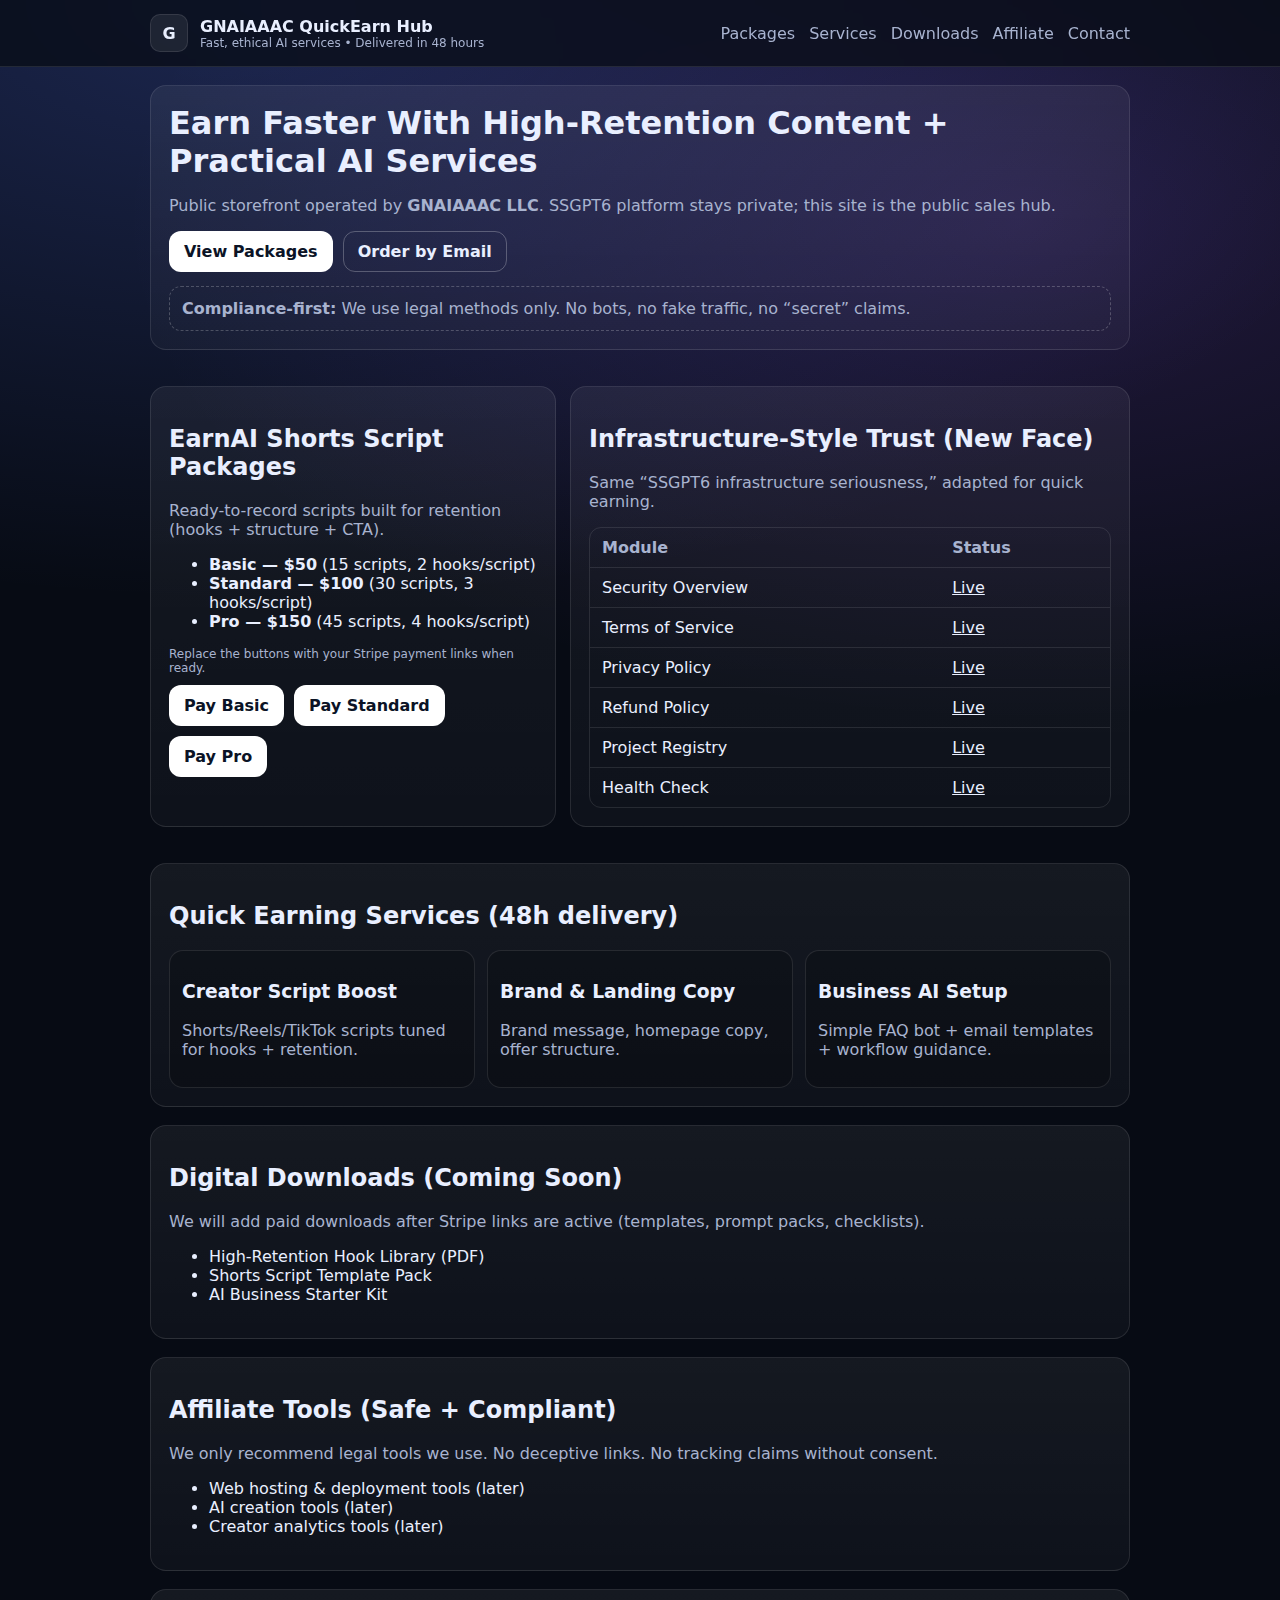
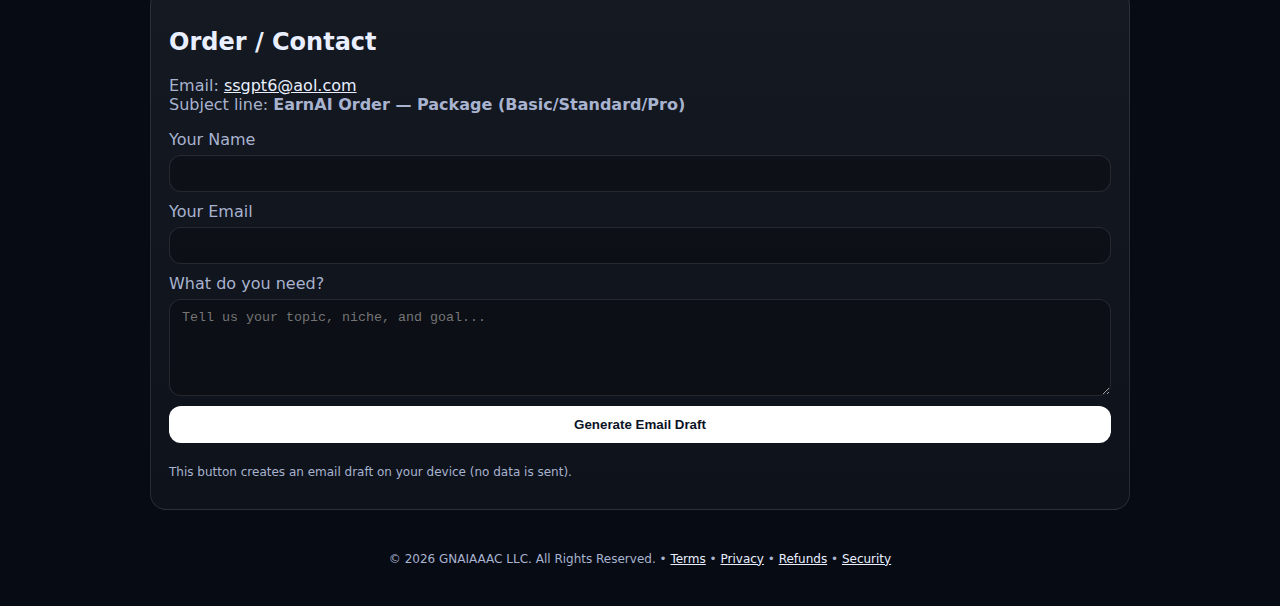
<file: index.html>
<!doctype html>
<html lang="en">
<head>
  <meta charset="utf-8" />
  <meta name="viewport" content="width=device-width,initial-scale=1" />
  <title>GNAIAAAC QuickEarn Hub</title>
  <meta name="description" content="Fast, ethical AI services and digital products. Delivered in 48 hours. Operated by GNAIAAAC LLC." />
  <link rel="stylesheet" href="/assets/styles.css" />
</head>
<body>
  <header class="header">
    <div class="container">
      <div class="brand">
        <div class="logo">G</div>
        <div>
          <div class="brandName">GNAIAAAC QuickEarn Hub</div>
          <div class="brandTag">Fast, ethical AI services • Delivered in 48 hours</div>
        </div>
      </div>

      <nav class="nav">
        <a href="#packages">Packages</a>
        <a href="#services">Services</a>
        <a href="#downloads">Downloads</a>
        <a href="#affiliate">Affiliate</a>
        <a href="#contact">Contact</a>
      </nav>
    </div>
  </header>

  <main class="container">
    <section class="hero card">
      <h1>Earn Faster With High-Retention Content + Practical AI Services</h1>
      <p class="muted">
        Public storefront operated by <strong>GNAIAAAC LLC</strong>.  
        SSGPT6 platform stays private; this site is the public sales hub.
      </p>

      <div class="ctaRow">
        <a class="btn" href="#packages">View Packages</a>
        <a class="btn btnGhost" href="#contact">Order by Email</a>
      </div>

      <div class="notice">
        <strong>Compliance-first:</strong> We use legal methods only. No bots, no fake traffic, no “secret” claims.
      </div>
    </section>

    <section id="packages" class="grid">
      <div class="card">
        <h2>EarnAI Shorts Script Packages</h2>
        <p class="muted">Ready-to-record scripts built for retention (hooks + structure + CTA).</p>
        <ul>
          <li><strong>Basic — $50</strong> (15 scripts, 2 hooks/script)</li>
          <li><strong>Standard — $100</strong> (30 scripts, 3 hooks/script)</li>
          <li><strong>Pro — $150</strong> (45 scripts, 4 hooks/script)</li>
        </ul>

        <div class="tiny muted">
          Replace the buttons with your Stripe payment links when ready.
        </div>

        <div class="ctaRow">
          <a class="btn" href="REPLACE_WITH_STRIPE_BASIC" target="_blank" rel="noopener">Pay Basic</a>
          <a class="btn" href="REPLACE_WITH_STRIPE_STANDARD" target="_blank" rel="noopener">Pay Standard</a>
          <a class="btn" href="REPLACE_WITH_STRIPE_PRO" target="_blank" rel="noopener">Pay Pro</a>
        </div>
      </div>

      <div class="card">
        <h2>Infrastructure-Style Trust (New Face)</h2>
        <p class="muted">Same “SSGPT6 infrastructure seriousness,” adapted for quick earning.</p>
        <div class="tableWrap">
          <table>
            <thead><tr><th>Module</th><th>Status</th></tr></thead>
            <tbody>
              <tr><td>Security Overview</td><td><a href="/security.html">Live</a></td></tr>
              <tr><td>Terms of Service</td><td><a href="/terms.html">Live</a></td></tr>
              <tr><td>Privacy Policy</td><td><a href="/privacy.html">Live</a></td></tr>
              <tr><td>Refund Policy</td><td><a href="/refunds.html">Live</a></td></tr>
              <tr><td>Project Registry</td><td><a href="/projects.json">Live</a></td></tr>
              <tr><td>Health Check</td><td><a href="/health.json">Live</a></td></tr>
            </tbody>
          </table>
        </div>
      </div>
    </section>

    <section id="services" class="card">
      <h2>Quick Earning Services (48h delivery)</h2>
      <div class="grid3">
        <div class="miniCard">
          <h3>Creator Script Boost</h3>
          <p class="muted">Shorts/Reels/TikTok scripts tuned for hooks + retention.</p>
        </div>
        <div class="miniCard">
          <h3>Brand & Landing Copy</h3>
          <p class="muted">Brand message, homepage copy, offer structure.</p>
        </div>
        <div class="miniCard">
          <h3>Business AI Setup</h3>
          <p class="muted">Simple FAQ bot + email templates + workflow guidance.</p>
        </div>
      </div>
    </section>

    <section id="downloads" class="card">
      <h2>Digital Downloads (Coming Soon)</h2>
      <p class="muted">
        We will add paid downloads after Stripe links are active (templates, prompt packs, checklists).
      </p>
      <ul>
        <li>High-Retention Hook Library (PDF)</li>
        <li>Shorts Script Template Pack</li>
        <li>AI Business Starter Kit</li>
      </ul>
    </section>

    <section id="affiliate" class="card">
      <h2>Affiliate Tools (Safe + Compliant)</h2>
      <p class="muted">
        We only recommend legal tools we use. No deceptive links. No tracking claims without consent.
      </p>
      <ul>
        <li>Web hosting & deployment tools (later)</li>
        <li>AI creation tools (later)</li>
        <li>Creator analytics tools (later)</li>
      </ul>
    </section>

    <section id="contact" class="card">
      <h2>Order / Contact</h2>
      <p class="muted">
        Email: <a href="mailto:ssgpt6@aol.com">ssgpt6@aol.com</a>  
        <br/>Subject line: <strong>EarnAI Order — Package (Basic/Standard/Pro)</strong>
      </p>

      <form id="orderForm" class="form">
        <label>
          Your Name
          <input name="name" required />
        </label>
        <label>
          Your Email
          <input name="email" type="email" required />
        </label>
        <label>
          What do you need?
          <textarea name="details" rows="5" placeholder="Tell us your topic, niche, and goal..."></textarea>
        </label>

        <button class="btn" type="submit">Generate Email Draft</button>
        <p class="tiny muted">This button creates an email draft on your device (no data is sent).</p>
      </form>
    </section>

    <footer class="footer">
      <div class="muted tiny">
        © 2026 GNAIAAAC LLC. All Rights Reserved.
        • <a href="/terms.html">Terms</a>
        • <a href="/privacy.html">Privacy</a>
        • <a href="/refunds.html">Refunds</a>
        • <a href="/security.html">Security</a>
      </div>
    </footer>
  </main>

  <script src="/assets/app.js"></script>
</body>
</html>
</file>
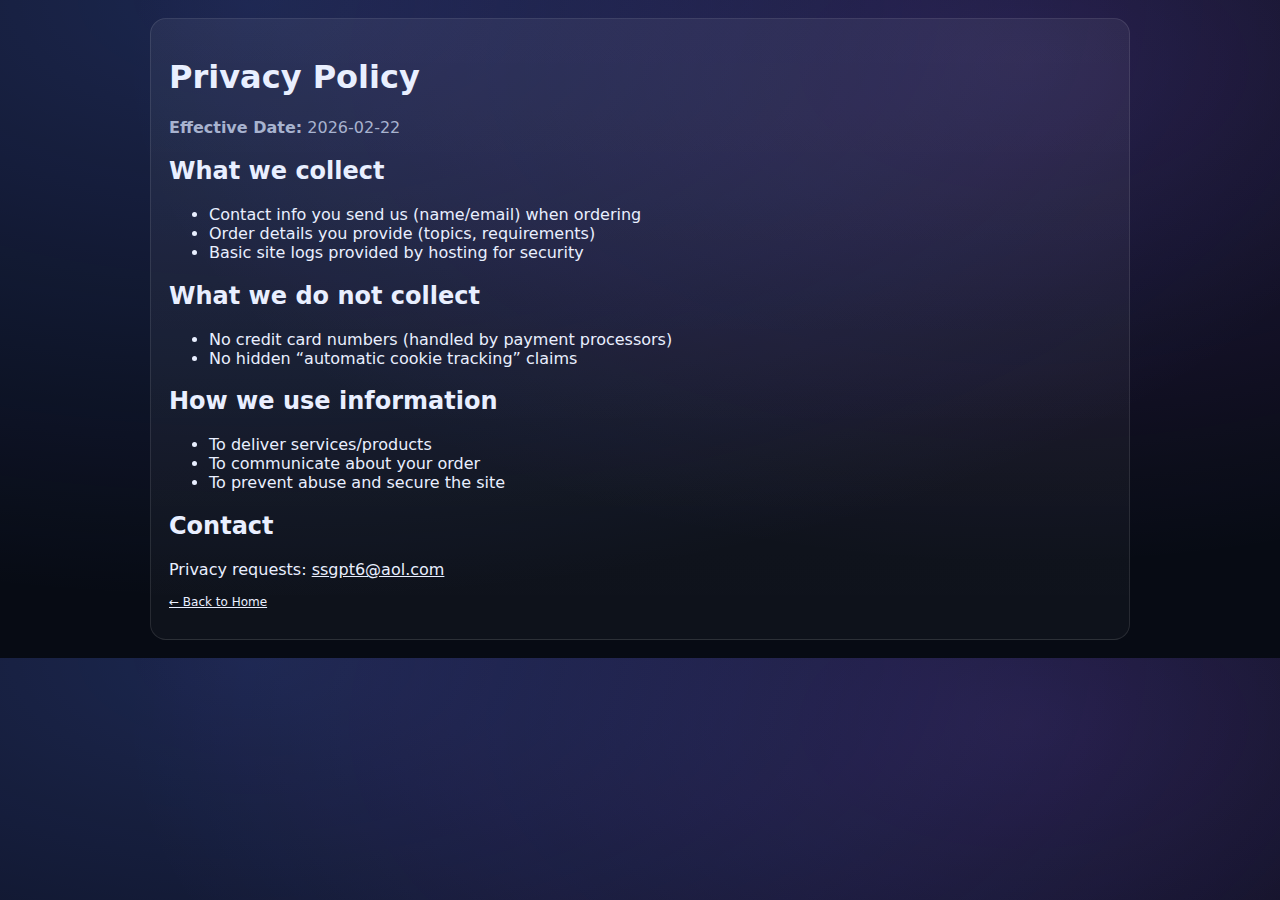
<file: privacy.html>
<!doctype html>
<html lang="en">
<head>
  <meta charset="utf-8" />
  <meta name="viewport" content="width=device-width,initial-scale=1" />
  <title>Privacy Policy | GNAIAAAC QuickEarn Hub</title>
  <link rel="stylesheet" href="/assets/styles.css" />
</head>
<body class="container">
  <div class="card">
    <h1>Privacy Policy</h1>
    <p class="muted"><strong>Effective Date:</strong> 2026-02-22</p>

    <h2>What we collect</h2>
    <ul>
      <li>Contact info you send us (name/email) when ordering</li>
      <li>Order details you provide (topics, requirements)</li>
      <li>Basic site logs provided by hosting for security</li>
    </ul>

    <h2>What we do not collect</h2>
    <ul>
      <li>No credit card numbers (handled by payment processors)</li>
      <li>No hidden “automatic cookie tracking” claims</li>
    </ul>

    <h2>How we use information</h2>
    <ul>
      <li>To deliver services/products</li>
      <li>To communicate about your order</li>
      <li>To prevent abuse and secure the site</li>
    </ul>

    <h2>Contact</h2>
    <p>Privacy requests: <a href="mailto:ssgpt6@aol.com">ssgpt6@aol.com</a></p>

    <p class="tiny muted"><a href="/">← Back to Home</a></p>
  </div>
</body>
</html>
</file>
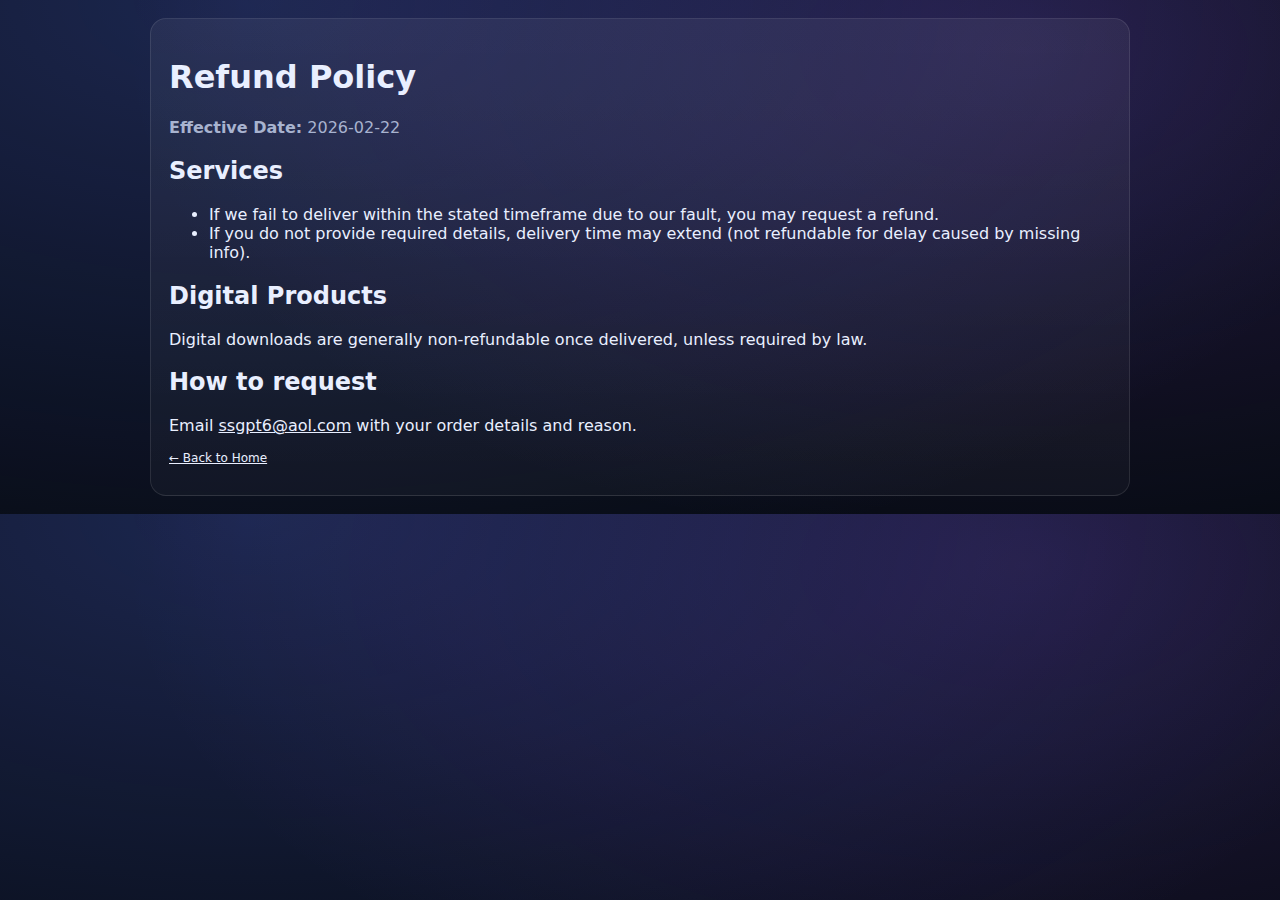
<file: refunds.html>
<!doctype html>
<html lang="en">
<head>
  <meta charset="utf-8" />
  <meta name="viewport" content="width=device-width,initial-scale=1" />
  <title>Refund Policy | GNAIAAAC QuickEarn Hub</title>
  <link rel="stylesheet" href="/assets/styles.css" />
</head>
<body class="container">
  <div class="card">
    <h1>Refund Policy</h1>
    <p class="muted"><strong>Effective Date:</strong> 2026-02-22</p>

    <h2>Services</h2>
    <ul>
      <li>If we fail to deliver within the stated timeframe due to our fault, you may request a refund.</li>
      <li>If you do not provide required details, delivery time may extend (not refundable for delay caused by missing info).</li>
    </ul>

    <h2>Digital Products</h2>
    <p>Digital downloads are generally non-refundable once delivered, unless required by law.</p>

    <h2>How to request</h2>
    <p>Email <a href="mailto:ssgpt6@aol.com">ssgpt6@aol.com</a> with your order details and reason.</p>

    <p class="tiny muted"><a href="/">← Back to Home</a></p>
  </div>
</body>
</html>
</file>
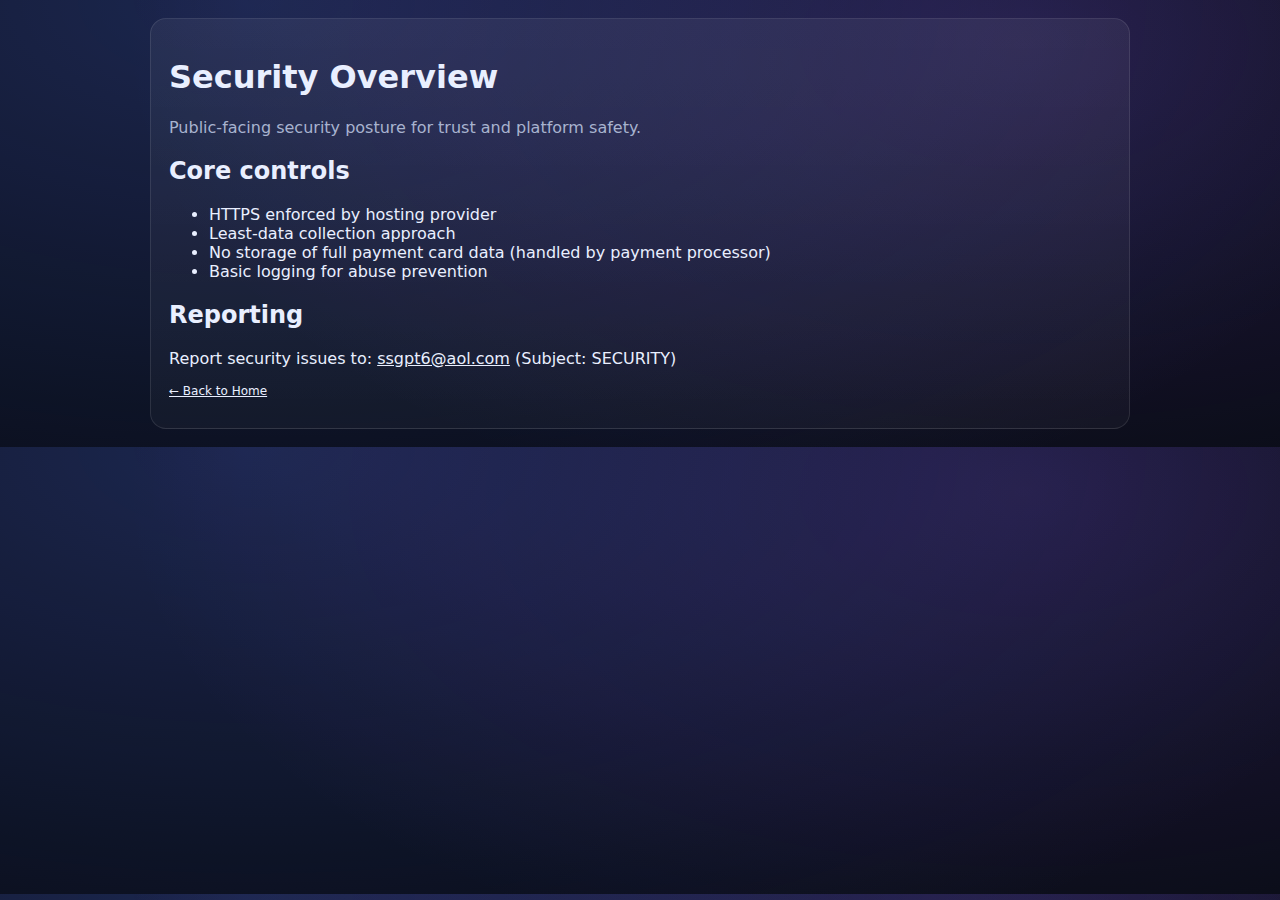
<file: security.html>
<!doctype html>
<html lang="en">
<head>
  <meta charset="utf-8" />
  <meta name="viewport" content="width=device-width,initial-scale=1" />
  <title>Security Overview | GNAIAAAC QuickEarn Hub</title>
  <link rel="stylesheet" href="/assets/styles.css" />
</head>
<body class="container">
  <div class="card">
    <h1>Security Overview</h1>
    <p class="muted">Public-facing security posture for trust and platform safety.</p>

    <h2>Core controls</h2>
    <ul>
      <li>HTTPS enforced by hosting provider</li>
      <li>Least-data collection approach</li>
      <li>No storage of full payment card data (handled by payment processor)</li>
      <li>Basic logging for abuse prevention</li>
    </ul>

    <h2>Reporting</h2>
    <p>Report security issues to: <a href="mailto:ssgpt6@aol.com">ssgpt6@aol.com</a> (Subject: SECURITY)</p>

    <p class="tiny muted"><a href="/">← Back to Home</a></p>
  </div>
</body>
</html>
</file>
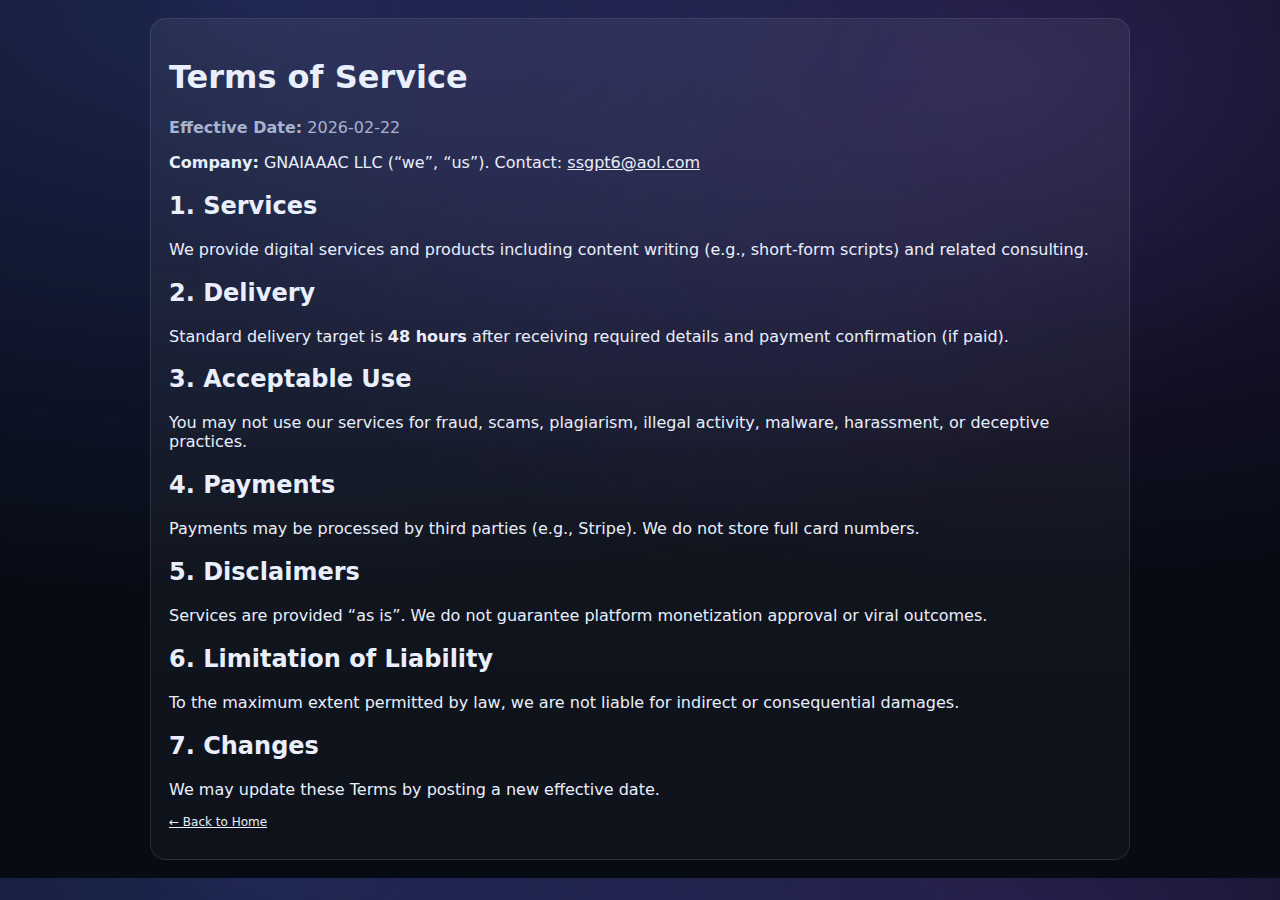
<file: terms.html>
<!doctype html>
<html lang="en">
<head>
  <meta charset="utf-8" />
  <meta name="viewport" content="width=device-width,initial-scale=1" />
  <title>Terms of Service | GNAIAAAC QuickEarn Hub</title>
  <link rel="stylesheet" href="/assets/styles.css" />
</head>
<body class="container">
  <div class="card">
    <h1>Terms of Service</h1>
    <p class="muted"><strong>Effective Date:</strong> 2026-02-22</p>
    <p><strong>Company:</strong> GNAIAAAC LLC (“we”, “us”). Contact: <a href="mailto:ssgpt6@aol.com">ssgpt6@aol.com</a></p>

    <h2>1. Services</h2>
    <p>We provide digital services and products including content writing (e.g., short-form scripts) and related consulting.</p>

    <h2>2. Delivery</h2>
    <p>Standard delivery target is <strong>48 hours</strong> after receiving required details and payment confirmation (if paid).</p>

    <h2>3. Acceptable Use</h2>
    <p>You may not use our services for fraud, scams, plagiarism, illegal activity, malware, harassment, or deceptive practices.</p>

    <h2>4. Payments</h2>
    <p>Payments may be processed by third parties (e.g., Stripe). We do not store full card numbers.</p>

    <h2>5. Disclaimers</h2>
    <p>Services are provided “as is”. We do not guarantee platform monetization approval or viral outcomes.</p>

    <h2>6. Limitation of Liability</h2>
    <p>To the maximum extent permitted by law, we are not liable for indirect or consequential damages.</p>

    <h2>7. Changes</h2>
    <p>We may update these Terms by posting a new effective date.</p>

    <p class="tiny muted"><a href="/">← Back to Home</a></p>
  </div>
</body>
</html>
</file>
<file: assets/styles.css>
:root{
  --bg:#070b14;
  --card:#0b1326;
  --muted:#a8b3cf;
  --text:#e9efff;
  --line:rgba(255,255,255,.10);
  --btn:#ffffff;
  --btnText:#0b1326;
}

*{box-sizing:border-box}
body{
  margin:0;
  font-family: system-ui, -apple-system, Segoe UI, Roboto, Arial, sans-serif;
  background: radial-gradient(1200px 600px at 20% 0%, rgba(90,120,255,.25), transparent),
              radial-gradient(900px 500px at 80% 10%, rgba(160,90,255,.18), transparent),
              var(--bg);
  color:var(--text);
}
a{color:var(--text); text-decoration:underline}
.container{width:min(980px, 92vw); margin:0 auto}

.header{
  position:sticky; top:0;
  background: rgba(7,11,20,.72);
  backdrop-filter: blur(10px);
  border-bottom:1px solid var(--line);
  z-index:5;
}
.header .container{display:flex; align-items:center; justify-content:space-between; padding:14px 0}
.brand{display:flex; gap:12px; align-items:center}
.logo{
  width:38px; height:38px; display:grid; place-items:center;
  border-radius:10px; background:rgba(255,255,255,.08); border:1px solid var(--line);
  font-weight:800;
}
.brandName{font-weight:800}
.brandTag{font-size:12px; color:var(--muted)}
.nav{display:flex; gap:14px; flex-wrap:wrap}
.nav a{text-decoration:none; color:var(--muted)}
.nav a:hover{color:var(--text)}

.card{
  background: linear-gradient(180deg, rgba(255,255,255,.06), rgba(255,255,255,.03));
  border:1px solid var(--line);
  border-radius:16px;
  padding:18px;
  margin:18px 0;
}
.hero h1{margin:0 0 10px}
.muted{color:var(--muted)}
.tiny{font-size:12px}
.notice{
  margin-top:14px;
  padding:12px;
  border-radius:12px;
  border:1px dashed rgba(255,255,255,.22);
  color:var(--muted);
}
.btn{
  display:inline-block;
  background:var(--btn);
  color:var(--btnText);
  padding:10px 14px;
  border-radius:12px;
  font-weight:700;
  text-decoration:none;
  border:1px solid rgba(255,255,255,.25);
}
.btn:hover{filter:brightness(.95)}
.btnGhost{
  background:transparent;
  color:var(--text);
}
.ctaRow{display:flex; gap:10px; flex-wrap:wrap; margin-top:10px}

.grid{display:grid; grid-template-columns: 1fr 1fr; gap:14px}
.grid3{display:grid; grid-template-columns: repeat(3, 1fr); gap:12px}
.miniCard{
  border:1px solid var(--line);
  border-radius:14px;
  padding:12px;
  background: rgba(0,0,0,.18);
}

.tableWrap{overflow:auto; border-radius:12px; border:1px solid var(--line)}
table{width:100%; border-collapse:collapse; min-width:520px}
th,td{padding:10px 12px; border-bottom:1px solid var(--line); text-align:left}
th{color:var(--muted); font-weight:700}
tr:last-child td{border-bottom:none}

.form{display:grid; gap:10px; margin-top:10px}
input,textarea{
  width:100%;
  padding:10px 12px;
  border-radius:12px;
  border:1px solid var(--line);
  background: rgba(0,0,0,.25);
  color:var(--text);
}
label{display:grid; gap:6px; color:var(--muted)}
.footer{padding:24px 0 40px; text-align:center; color:var(--muted)}

@media (max-width: 820px){
  .grid{grid-template-columns:1fr}
  .grid3{grid-template-columns:1fr}
}
</file>
